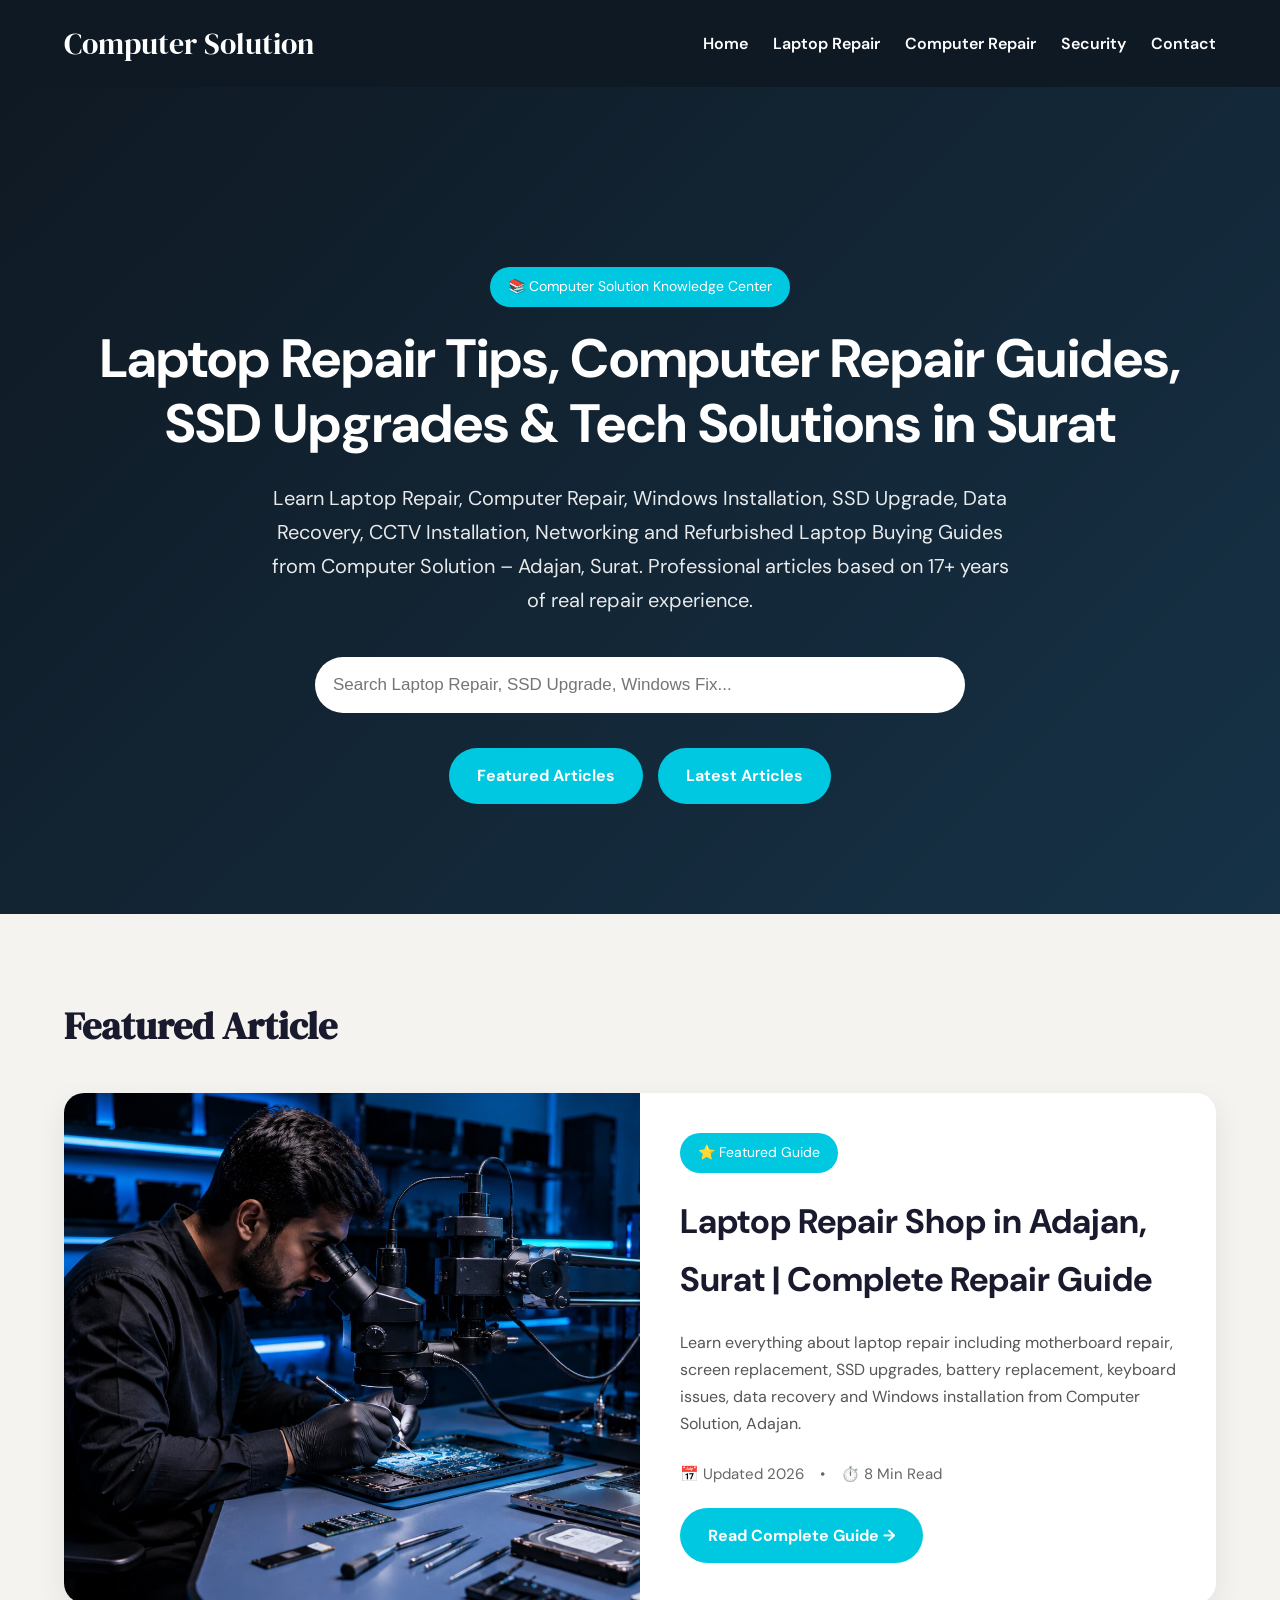
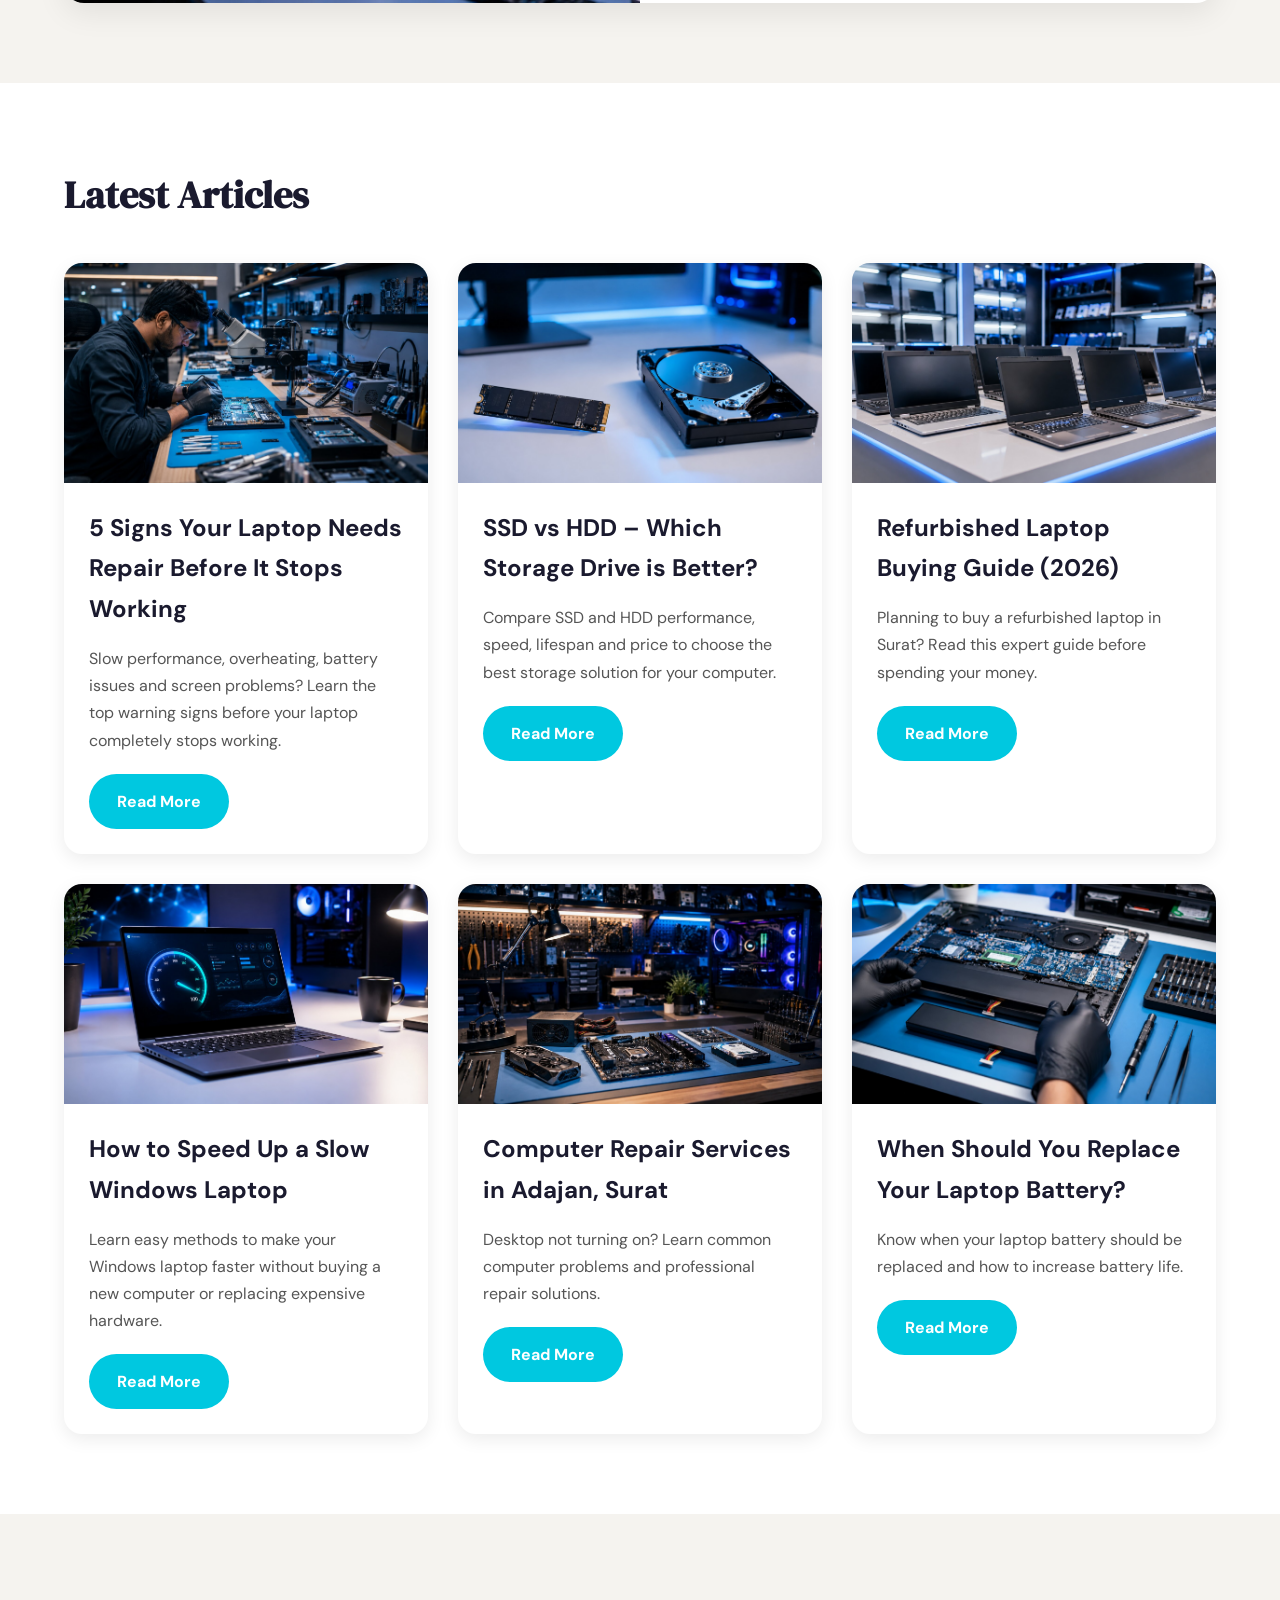
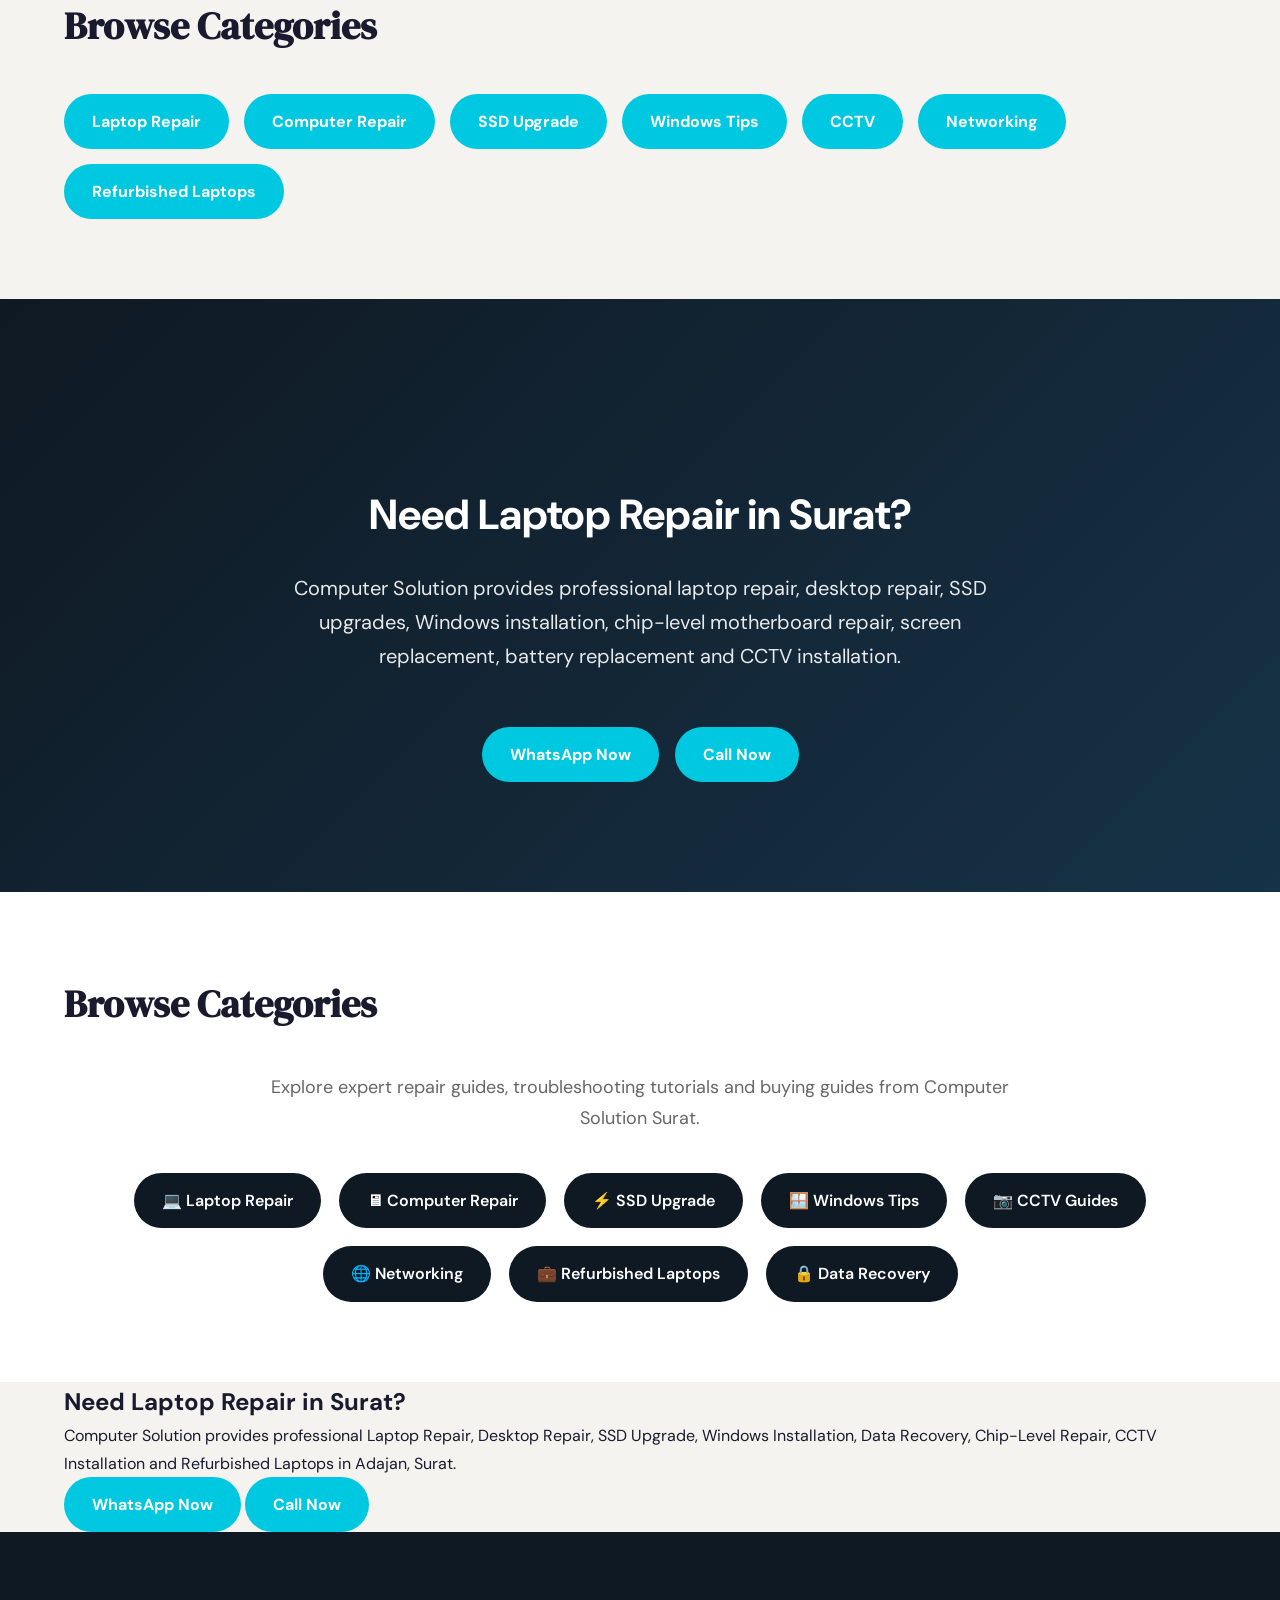
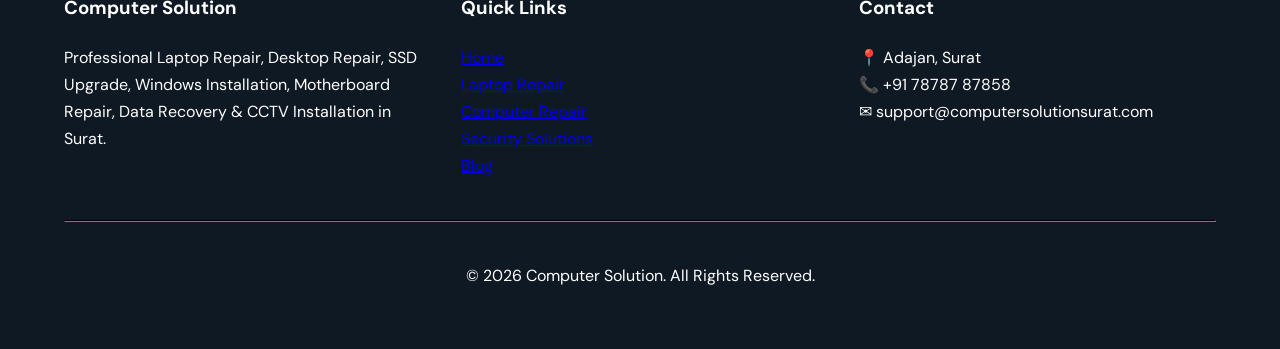
<file: blog/index.html>
<!DOCTYPE html>
<html lang="en">
<head>

<meta charset="UTF-8">
<meta name="viewport" content="width=device-width, initial-scale=1.0">

<title>Computer Solution Blog | Laptop Repair Tips, Computer Repair Guides & Tech News Surat</title>

<meta name="description" content="Read expert laptop repair tips, SSD upgrade guides, Windows troubleshooting, CCTV installation, refurbished laptop buying guides and computer maintenance articles from Computer Solution Surat.">

<meta name="keywords" content="Laptop Repair Surat, Computer Repair Surat, Laptop Repair Adajan, SSD Upgrade Surat, Windows Installation Surat, Refurbished Laptop Surat, Computer Solution Blog">

<meta name="robots" content="index,follow">

<link rel="canonical" href="https://computersolutionsurat.com/blog/">

<meta property="og:type" content="website">
<meta property="og:title" content="Computer Solution Blog">
<meta property="og:description" content="Expert laptop repair & computer repair guides from Surat.">
<meta property="og:url" content="https://computersolutionsurat.com/blog/">
<meta property="og:image" content="https://computersolutionsurat.com/logo.png">

<link rel="icon" href="/logo.png">

<link rel="preconnect" href="https://fonts.googleapis.com">
<link rel="preconnect" href="https://fonts.gstatic.com" crossorigin>

<link href="https://fonts.googleapis.com/css2?family=DM+Sans:wght@400;500;700&family=DM+Serif+Display&display=swap" rel="stylesheet">

<link rel="stylesheet" href="blog.css">
<script defer src="blog.js"></script>  

</head>

<body>

<header>

<div class="container nav">

<a href="/" class="logo">

Computer Solution

</a>

<div class="menu">

<a href="/">Home</a>

<a href="/laptop-repair.html">Laptop Repair</a>

<a href="/desktop-repair.html">Computer Repair</a>

<a href="/security-solutions.html">Security</a>

<a href="/contact">Contact</a>

</div>

</div>

</header>

<section class="hero">

<div class="container">

<div class="badge">

📚 Computer Solution Knowledge Center

</div>

<h1>

Laptop Repair Tips, Computer Repair Guides, SSD Upgrades & Tech Solutions in Surat

</h1>

<p>

Learn Laptop Repair, Computer Repair, Windows Installation, SSD Upgrade,
Data Recovery, CCTV Installation, Networking and Refurbished Laptop Buying
Guides from Computer Solution – Adajan, Surat. Professional articles based
on 17+ years of real repair experience.

</p>

<div class="search-box">

<input
type="search"
placeholder="Search Laptop Repair, SSD Upgrade, Windows Fix..."
>

</div>

<div style="margin-top:35px;display:flex;justify-content:center;gap:15px;flex-wrap:wrap;">

<a href="#featured" class="btn btn-primary">

Featured Articles

</a>

<a href="#latest" class="btn btn-outline">

Latest Articles

</a>

</div>

</div>

</section>

<section class="featured">

<div class="container">

<h2 class="section-title">

Featured Article

</h2>

<div class="feature-card">

<div class="feature-image">

<img
src="images/featured-laptop-repair.jpg"
alt="Laptop Repair Shop in Adajan Surat"
loading="lazy"
style="width:100%;height:100%;object-fit:cover;display:block;">

</div>

<div class="feature-content">

<span class="badge">
⭐ Featured Guide
</span>

<h2>
Laptop Repair Shop in Adajan, Surat | Complete Repair Guide
</h2>

<p>
Learn everything about laptop repair including motherboard repair,
screen replacement, SSD upgrades, battery replacement, keyboard issues,
data recovery and Windows installation from Computer Solution, Adajan.
</p>

<div style="margin:20px 0;color:#666;font-size:15px;">

📅 Updated 2026 &nbsp;&nbsp; • &nbsp;&nbsp;
⏱️ 8 Min Read

</div>

<a href="laptop-repair-shop-in-adajan.html" class="btn">

Read Complete Guide →

</a>

</div>

</div>

</div>  

</section><!-- ===========================
LATEST ARTICLES
=========================== -->

<section class="latest" id="latest">

<div class="container">

<h2 class="section-title">
Latest Articles
</h2>

<div class="blog-grid">

<div class="blog-card">

<div class="blog-thumb">
<img src="images/laptop-repair.jpg"
alt="Laptop Repair"
loading="lazy"
style="width:100%;height:100%;object-fit:cover;display:block;">
</div>

<div class="blog-content">

<h3>5 Signs Your Laptop Needs Repair Before It Stops Working</h3>

<p>
Slow performance, overheating, battery issues and screen problems? Learn the top warning signs before your laptop completely stops working.
</p>

<a href="laptop-repair-shop-in-adajan.html" class="btn">
Read More
</a>

</div>

</div>

<div class="blog-card">

<div class="blog-thumb">
<img src="images/ssd-vs-hdd.jpg"
alt="SSD vs HDD"
loading="lazy"
style="width:100%;height:100%;object-fit:cover;display:block;">
</div>

<div class="blog-content">

<h3>SSD vs HDD – Which Storage Drive is Better?</h3>

<p>
Compare SSD and HDD performance, speed, lifespan and price to choose the best storage solution for your computer.
</p>

<a href="ssd-vs-hdd.html" class="btn">
Read More
</a>

</div>

</div>

<div class="blog-card">

<div class="blog-thumb">
<img src="images/refurbished-laptop.jpg"
alt="Refurbished Laptop"
loading="lazy"
style="width:100%;height:100%;object-fit:cover;display:block;">
</div>

<div class="blog-content">

<h3>Refurbished Laptop Buying Guide (2026)</h3>

<p>
Planning to buy a refurbished laptop in Surat? Read this expert guide before spending your money.
</p>

<a href="refurbished-laptop-buying-guide.html" class="btn">
Read More
</a>

</div>

</div>

<div class="blog-card">

<div class="blog-thumb">
<img src="images/windows-speed.jpg"
alt="Windows Speed"
loading="lazy"
style="width:100%;height:100%;object-fit:cover;display:block;">
</div>

<div class="blog-content">

<h3>How to Speed Up a Slow Windows Laptop</h3>

<p>
Learn easy methods to make your Windows laptop faster without buying a new computer or replacing expensive hardware.
</p>

<a href="windows-installation-guide.html" class="btn">
Read More
</a>

</div>

</div>

<div class="blog-card">

<div class="blog-thumb">
<img src="images/desktop-repair.jpg"
alt="Desktop Repair"
loading="lazy"
style="width:100%;height:100%;object-fit:cover;display:block;">
</div>

<div class="blog-content">

<h3>Computer Repair Services in Adajan, Surat</h3>

<p>
Desktop not turning on? Learn common computer problems and professional repair solutions.
</p>

<a href="computer-repair-surat.html" class="btn">
Read More
</a>

</div>

</div>

<div class="blog-card">

<div class="blog-thumb">
<img src="images/battery-replacement.jpg"
alt="Battery Replacement"
loading="lazy"
style="width:100%;height:100%;object-fit:cover;display:block;">
</div>

<div class="blog-content">

<h3>When Should You Replace Your Laptop Battery?</h3>

<p>
Know when your laptop battery should be replaced and how to increase battery life.
</p>

<a href="battery-replacement-guide.html" class="btn">
Read More
</a>

</div>

</div>

</div>

</div>

</section>

<!-- ===========================
CATEGORIES
=========================== -->

<section class="featured">

<div class="container">

<h2 class="section-title">

Browse Categories

</h2>

<div style="display:flex;flex-wrap:wrap;gap:15px;">

<a class="btn" href="#">Laptop Repair</a>

<a class="btn" href="#">Computer Repair</a>

<a class="btn" href="#">SSD Upgrade</a>

<a class="btn" href="#">Windows Tips</a>

<a class="btn" href="#">CCTV</a>

<a class="btn" href="#">Networking</a>

<a class="btn" href="#">Refurbished Laptops</a>

</div>

</div>

</section>

<!-- ===========================
CTA
=========================== -->

<section class="hero">

<div class="container">

<h2 style="font-size:42px;margin-bottom:20px;">

Need Laptop Repair in Surat?

</h2>

<p>

Computer Solution provides professional laptop repair,
desktop repair,
SSD upgrades,
Windows installation,
chip-level motherboard repair,
screen replacement,
battery replacement and CCTV installation.

</p>

<br><br>

<a href="https://wa.me/917878787858?text=Hi%20Computer%20Solution!%20I%20Need%20Laptop%20Repair." class="btn">

WhatsApp Now

</a>

&nbsp;&nbsp;

<a href="tel:+917878787858" class="btn">

Call Now

</a>

</div>

</section>
<!-- =========================
BROWSE CATEGORIES
========================= -->

<section class="categories" id="categories">

<div class="container">

<h2 class="section-title">
Browse Categories
</h2>

<p class="section-subtitle">

Explore expert repair guides, troubleshooting tutorials and buying guides
from Computer Solution Surat.

</p>

<div class="category-grid">

<a href="#" class="category-btn">
💻 Laptop Repair
</a>

<a href="#" class="category-btn">
🖥 Computer Repair
</a>

<a href="#" class="category-btn">
⚡ SSD Upgrade
</a>

<a href="#" class="category-btn">
🪟 Windows Tips
</a>

<a href="#" class="category-btn">
📷 CCTV Guides
</a>

<a href="#" class="category-btn">
🌐 Networking
</a>

<a href="#" class="category-btn">
💼 Refurbished Laptops
</a>

<a href="#" class="category-btn">
🔒 Data Recovery
</a>

</div>

</div>

</section>

<!-- =========================
CTA
========================= -->

<section class="cta">

<div class="container">

<h2>

Need Laptop Repair in Surat?

</h2>

<p>

Computer Solution provides professional Laptop Repair, Desktop Repair,
SSD Upgrade, Windows Installation, Data Recovery, Chip-Level Repair,
CCTV Installation and Refurbished Laptops in Adajan, Surat.

</p>

<div class="cta-buttons">

<a href="https://wa.me/917878787858?text=Hi%20Computer%20Solution!%20I%20need%20Laptop%20Repair." class="btn">

WhatsApp Now

</a>

<a href="tel:+917878787858" class="btn btn-outline">

Call Now

</a>

</div>

</div>

</section>  
  
<!-- ===========================
FOOTER
=========================== -->

<footer style="background:#0f1923;color:#fff;padding:60px 0;">

<div class="container">

<div style="display:grid;grid-template-columns:repeat(auto-fit,minmax(250px,1fr));gap:40px;">

<div>

<h3 style="margin-bottom:20px;">Computer Solution</h3>

<p>

Professional Laptop Repair, Desktop Repair,
SSD Upgrade, Windows Installation,
Motherboard Repair,
Data Recovery &
CCTV Installation in Surat.

</p>

</div>

<div>

<h3 style="margin-bottom:20px;">Quick Links</h3>

<p><a href="/">Home</a></p>

<p><a href="/laptop-repair.html">Laptop Repair</a></p>

<p><a href="/desktop-repair.html">Computer Repair</a></p>

<p><a href="/security-solutions.html">Security Solutions</a></p>

<p><a href="/blog/">Blog</a></p>

</div>

<div>

<h3 style="margin-bottom:20px;">Contact</h3>

<p>📍 Adajan, Surat</p>

<p>📞 +91 78787 87858</p>

<p>✉ support@computersolutionsurat.com</p>

</div>

</div>

<hr style="margin:40px 0;border-color:#233;">

<div style="text-align:center;">

© 2026 Computer Solution. All Rights Reserved.

</div>

</div>

</footer>

<!-- ===========================
BLOG SCHEMA
=========================== -->

<script type="application/ld+json">

{
"@context":"https://schema.org",
"@type":"Blog",
"name":"Computer Solution Blog",
"url":"https://computersolutionsurat.com/blog/",
"description":"Laptop Repair Tips, Computer Repair Guides, SSD Upgrade Tutorials, Windows Tips and CCTV Articles from Computer Solution Surat.",
"publisher":{
"@type":"LocalBusiness",
"name":"Computer Solution",
"url":"https://computersolutionsurat.com"
}
}

</script>

<!-- ===========================
SEARCH FILTER
=========================== -->

<script>

const input=document.querySelector(".search-box input");

const cards=document.querySelectorAll(".blog-card");

input.addEventListener("keyup",function(){

const value=this.value.toLowerCase();

cards.forEach(card=>{

card.style.display=

card.innerText.toLowerCase().includes(value)

?

"block"

:

"none";

});

});

</script>

</body>

</html>
</file>
<file: blog/blog.css>
:root{

--bg:#f5f3ef;
--bg-dark:#0f1923;
--ink:#1a1a2e;
--accent:#00c8e0;
--white:#fff;

--radius:18px;

}

*{
margin:0;
padding:0;
box-sizing:border-box;
}

body{

font-family:'DM Sans',sans-serif;

background:var(--bg);

color:var(--ink);

line-height:1.7;

}

.container{

width:90%;

max-width:1200px;

margin:auto;

}

header{

background:#0f1923;

padding:18px 0;

position:sticky;

top:0;

z-index:999;

}

.nav{

display:flex;

justify-content:space-between;

align-items:center;

}

.logo{

font-family:'DM Serif Display',serif;

font-size:30px;

color:white;

text-decoration:none;

}

.menu{

display:flex;

gap:25px;

}

.menu a{

color:white;

text-decoration:none;

font-weight:600;

}

.hero{

padding:180px 0 110px;

background:linear-gradient(135deg,#0f1923,#163247);

color:white;

text-align:center;

}

.hero h1{

font-size:54px;

line-height:1.2;

margin-bottom:25px;

}

.hero p{

max-width:760px;

margin:auto;

font-size:20px;

opacity:.9;

}

.search-box{

margin-top:40px;

}

.search-box input{

width:100%;

max-width:650px;

padding:18px;

border:none;

border-radius:40px;

font-size:17px;

outline:none;

}

.featured{

padding:80px 0;

}

.section-title{

font-size:38px;

margin-bottom:35px;

font-family:'DM Serif Display';

}

.feature-card{

background:white;

border-radius:20px;

overflow:hidden;

box-shadow:0 10px 30px rgba(0,0,0,.08);

display:grid;

grid-template-columns:1fr 1fr;

}

.feature-image{

background:#dbeeff;

min-height:320px;

display:flex;

align-items:center;

justify-content:center;

font-size:70px;

overflow:hidden;  

}

.feature-content{

padding:40px;

}

.badge{

display:inline-block;

background:#00c8e0;

color:white;

padding:8px 18px;

border-radius:30px;

margin-bottom:20px;

font-size:14px;

}

.feature-content h2{

font-size:34px;

margin-bottom:20px;

}

.feature-content p{

margin-bottom:25px;

color:#555;

}

.btn{

display:inline-block;

padding:14px 28px;

background:#00c8e0;

color:white;

border-radius:40px;

text-decoration:none;

font-weight:bold;

}

.latest{

padding:80px 0;

background:white;

}

.blog-grid{

display:grid;

grid-template-columns:repeat(3,1fr);

gap:30px;

}

.blog-card{

background:#fff;

border-radius:18px;

overflow:hidden;

box-shadow:0 5px 18px rgba(0,0,0,.08);

transition:.3s;

}

.blog-card:hover{

transform:translateY(-8px);

}

.blog-thumb{

height:220px;

background:#dbeeff;

}

.blog-content{

padding:25px;

}

.blog-content h3{

margin-bottom:15px;

font-size:24px;

}

.blog-content p{

color:#555;

margin-bottom:20px;

}

@media(max-width:900px){

.blog-grid{

grid-template-columns:1fr;

}

.feature-card{

grid-template-columns:1fr;

}

.hero h1{

font-size:38px;

}

}

/* ==========================================
ARTICLE TEMPLATE
========================================== */

.breadcrumb{
padding:18px 0;
background:#f8f9fb;
border-bottom:1px solid #e8e8e8;
}

.breadcrumb .container{
display:flex;
align-items:center;
gap:10px;
font-size:15px;
flex-wrap:wrap;
}

.breadcrumb a{
color:var(--accent);
text-decoration:none;
font-weight:600;
}

.breadcrumb span{
color:#666;
}

.article-hero{
padding:70px 0 40px;
text-align:center;
background:linear-gradient(135deg,#0f1923,#163247);
color:#fff;
}

.article-hero h1{
font-size:52px;
line-height:1.2;
max-width:950px;
margin:25px auto;
font-family:'DM Serif Display',serif;
}

.article-hero p{
max-width:820px;
margin:auto;
font-size:20px;
opacity:.9;
}

.article-meta{
display:flex;
justify-content:center;
gap:30px;
margin-top:30px;
flex-wrap:wrap;
font-size:15px;
opacity:.95;
}

.article-featured{
padding:50px 0;
background:#fff;
}

.featured-image{
width:100%;
border-radius:22px;
display:block;
box-shadow:0 18px 45px rgba(0,0,0,.12);
}

.article-wrapper{
padding:70px 0;
background:#f7f8fa;
}

.article-grid{
display:grid;
grid-template-columns:2fr 360px;
gap:40px;
align-items:start;
}

.article-content{
background:#fff;
padding:45px;
border-radius:22px;
box-shadow:0 10px 35px rgba(0,0,0,.08);
}

.article-content h2{
margin-top:45px;
margin-bottom:18px;
font-size:34px;
font-family:'DM Serif Display',serif;
}

.article-content p{
font-size:18px;
line-height:1.9;
margin-bottom:22px;
color:#555;
}

.table-of-contents{
background:#eef8fb;
padding:28px;
border-radius:18px;
margin-bottom:40px;
}

.table-of-contents h2{
margin:0 0 20px;
font-size:28px;
}

.table-of-contents ol{
padding-left:20px;
}

.table-of-contents li{
margin-bottom:12px;
}

.table-of-contents a{
text-decoration:none;
color:#163247;
font-weight:600;
}

.article-sidebar{
position:sticky;
top:110px;
display:flex;
flex-direction:column;
gap:25px;
}

.sidebar-card{
background:#fff;
padding:28px;
border-radius:20px;
box-shadow:0 10px 30px rgba(0,0,0,.08);
}

.sidebar-card h3{
margin-bottom:18px;
font-size:24px;
}

.sidebar-card p{
margin-bottom:22px;
color:#555;
}

.sidebar-card ul{
padding-left:18px;
}

.sidebar-card li{
margin-bottom:14px;
}

.sidebar-card a{
text-decoration:none;
color:#163247;
font-weight:600;
}

/* ==========================================
FAQ
========================================== */

#faq{
margin-top:60px;
}

#faq h2{
font-size:36px;
margin-bottom:30px;
font-family:'DM Serif Display',serif;
}

.faq-item{
background:#fff;
border:1px solid #e9ecef;
border-radius:16px;
padding:25px;
margin-bottom:20px;
box-shadow:0 5px 15px rgba(0,0,0,.05);
}

.faq-item h3{
font-size:22px;
margin-bottom:12px;
}

.faq-item p{
margin:0;
color:#555;
line-height:1.8;
}

/* ==========================================
RELATED ARTICLES
========================================== */

.related-articles{
padding:70px 0;
}

.related-articles h2{
text-align:center;
margin-bottom:40px;
font-size:38px;
font-family:'DM Serif Display',serif;
}

/* ==========================================
CTA
========================================== */

.article-cta{
padding:80px 0;
text-align:center;
background:linear-gradient(135deg,#0f1923,#163247);
color:#fff;
}

.article-cta h2{
font-size:42px;
margin-bottom:20px;
font-family:'DM Serif Display',serif;
}

.article-cta p{
max-width:700px;
margin:0 auto 35px;
font-size:19px;
opacity:.9;
}

/* ==========================================
RESPONSIVE
========================================== */

@media(max-width:1100px){

.article-grid{
grid-template-columns:1fr;
}

.article-sidebar{
position:relative;
top:auto;
}

}

@media(max-width:768px){

.article-hero{
padding:55px 0 35px;
}

.article-hero h1{
font-size:34px;
}

.article-hero p{
font-size:17px;
}

.article-content{
padding:28px;
}

.article-content h2{
font-size:28px;
}

.article-content p{
font-size:17px;
}

.article-meta{
gap:15px;
font-size:14px;
}

.table-of-contents{
padding:22px;
}

.related-articles h2{
font-size:30px;
}

.article-cta h2{
font-size:30px;
}

}

/* ==========================================
BROWSE CATEGORIES
========================================== */

.categories{
padding:80px 0;
background:#fff;
}

.section-subtitle{
max-width:760px;
margin:15px auto 40px;
text-align:center;
color:#666;
font-size:18px;
}

.category-grid{
display:flex;
flex-wrap:wrap;
justify-content:center;
gap:18px;
}

.category-btn{
display:inline-block;
padding:14px 28px;
background:#0f1923;
color:#fff;
text-decoration:none;
border-radius:40px;
font-weight:600;
transition:.3s;
}

.category-btn:hover{
background:var(--accent);
transform:translateY(-3px);
}

@media(max-width:768px){

.category-grid{
gap:12px;
}

.category-btn{
width:100%;
text-align:center;
}

}

.hero-ctas{
display:flex;
justify-content:center;
gap:20px;
flex-wrap:wrap;
margin-top:35px;
}

.footer-col a,
.footer-col a:visited{
color:#ffffff;
text-decoration:none;
}

.footer-col a:hover{
color:var(--accent);
}

.feature-image img{
width:100%;
height:100%;
object-fit:cover;
display:block;
transition:.35s;
}

.feature-card:hover .feature-image img{
transform:scale(1.05);
}
</file>
